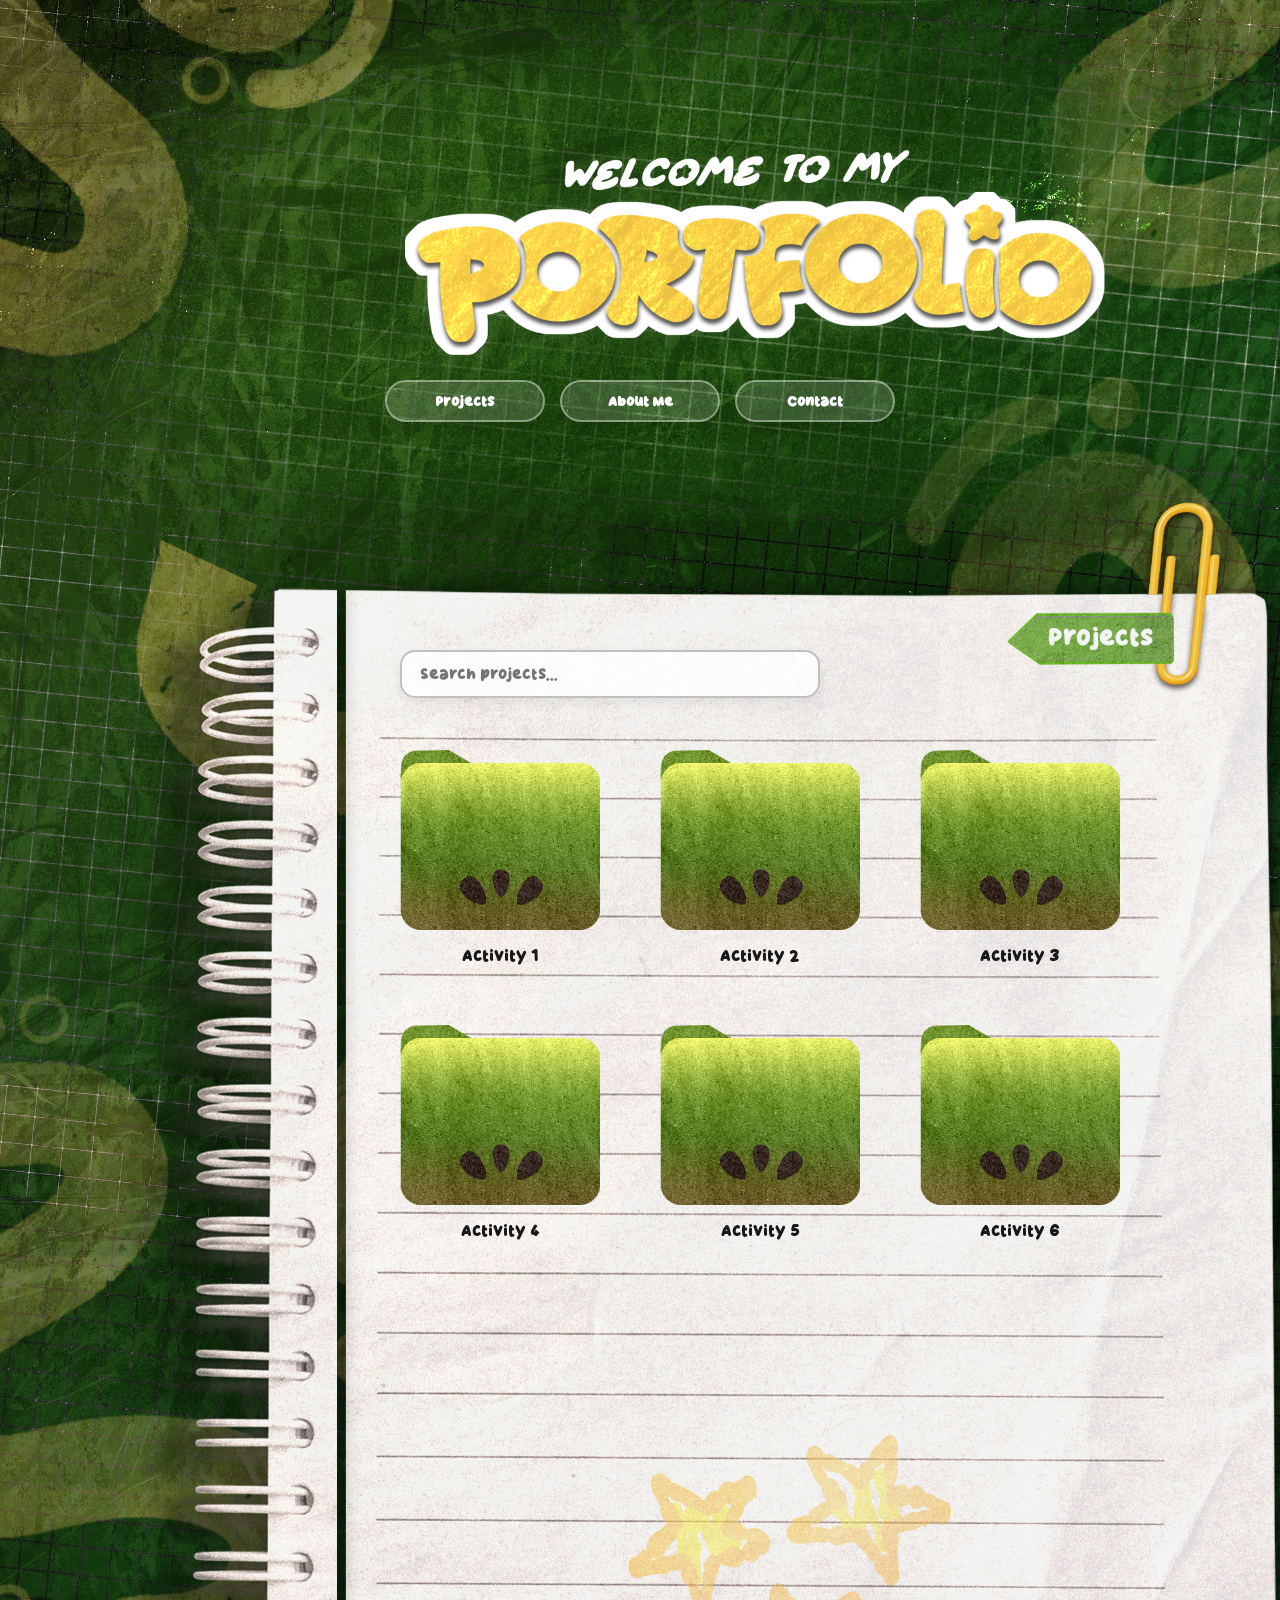
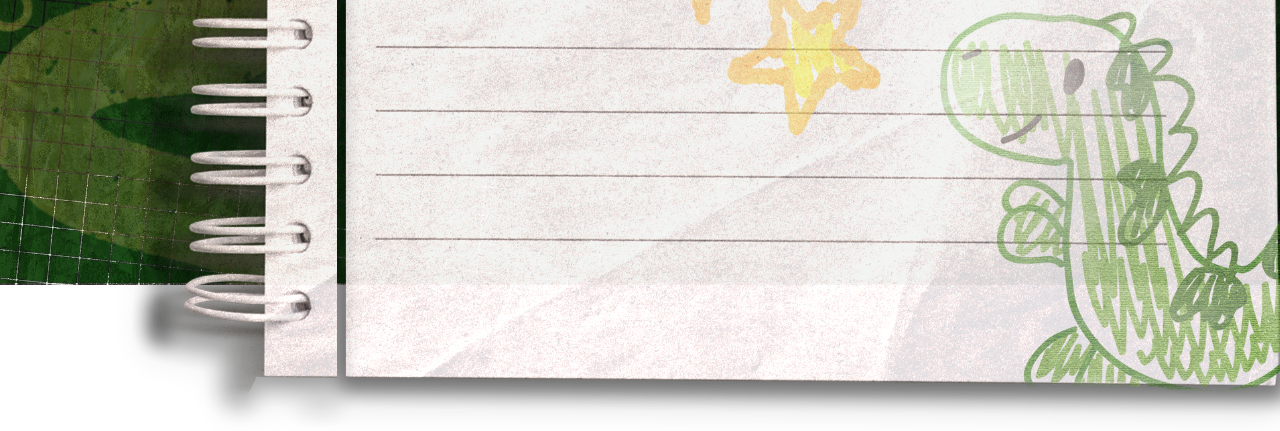
<file: index.html>
<!DOCTYPE html>
<html>
<head>
    <title>My Portfolio</title>
    <link rel="stylesheet" href="style.css">
</head>

<body>

    <img src="Images/testitle.png" alt="My Portfolio" class="my-portfolio-title">

    <img src="Images/notebook.png" alt="Notebook" class="notebook">


    <a href="#top" class="back-button" id="backButton">
        <img src="Images/back-button.png" alt="Back to top">
    </a>


    <div class="button-container" id="mainNav">

        <!--clickable na title-->
        <a href="index.html" class="nav-title">
            <img src="Images/testitle.png"
                 alt="My Portfolio"
                 class="portfolio-title-nav">
        </a>

        <div class="nav-buttons">

            <a href="#projects">Projects</a>

            <a href="about.html#about">About Me</a>

            <a href="about.html#contact">Contact</a>

        </div>

    </div>


    <div class="search-panel" id="projects">

        <input
             type="text"
        id="folderSearch"
        placeholder="Search projects..."
        autocomplete="off">

    </div>

    <div class="activities" id="projects-list">

        <!-- Activity 1 -->
        <div class="activity">

            <button
                class="folder-btn"
                type="button"
                aria-label="Open Activity 1"
                onclick="openEmptyMessage()">

                <img
                    class="closed-icon"
                    src="Images/Folder closed.png"
                    alt="Folder closed">

                <img
                    class="open-icon"
                    src="Images/Folder Open.png"
                    alt="Folder open">

            </button>

            <p>Activity 1</p>

        </div>


        <!-- Activity 2 -->
        <div class="activity">

            <button
                class="folder-btn"
                type="button"
                aria-label="Open Activity 2"
                onclick="openEmptyMessage()">

                <img
                    class="closed-icon"
                    src="Images/Folder closed.png"
                    alt="Folder closed">

                <img
                    class="open-icon"
                    src="Images/Folder Open.png"
                    alt="Folder open">

            </button>

            <p>Activity 2</p>

        </div>


        <!-- Activity 3 -->
        <div class="activity">

            <button
                class="folder-btn"
                type="button"
                aria-label="Open Activity 3"
                onclick="openEmptyMessage()">

                <img
                    class="closed-icon"
                    src="Images/Folder closed.png"
                    alt="Folder closed">

                <img
                    class="open-icon"
                    src="Images/Folder Open.png"
                    alt="Folder open">

            </button>

            <p>Activity 3</p>

        </div>


        <!-- Activity 4 -->
        <div class="activity">

            <button
                class="folder-btn"
                type="button"
                aria-label="Open Activity 4"
                onclick="openEmptyMessage()">

                <img
                    class="closed-icon"
                    src="Images/Folder closed.png"
                    alt="Folder closed">

                <img
                    class="open-icon"
                    src="Images/Folder Open.png"
                    alt="Folder open">

            </button>

            <p>Activity 4</p>

        </div>


        <!-- Activity 5 -->
        <div class="activity">

            <button
                class="folder-btn"
                type="button"
                aria-label="Open Activity 5"
                onclick="openEmptyMessage()">

                <img
                    class="closed-icon"
                    src="Images/Folder closed.png"
                    alt="Folder closed">

                <img
                    class="open-icon"
                    src="Images/Folder Open.png"
                    alt="Folder open">

            </button>

            <p>Activity 5</p>

        </div>


        <!-- Activity 6 -->
        <div class="activity">

            <button
                class="folder-btn"
                type="button"
                aria-label="Open Activity 6"
                onclick="openEmptyMessage()">

                <img
                    class="closed-icon"
                    src="Images/Folder closed.png"
                    alt="Folder closed">

                <img
                    class="open-icon"
                    src="Images/Folder Open.png"
                    alt="Folder open">

            </button>

            <p>Activity 6</p>

        </div>

    </div>



    <div class="about" id="about">

        

    </div>


    <div class="empty-message" id="emptyMessage">

        <div class="message-box">

            <p>Empty Folder!</p>

            <button id="closeMessage">
                OK
            </button>

        </div>

    </div>


    <script src="script.js"></script>

</body>
</html>
</file>
<file: style.css>
* {
    margin: 0;
    padding: 0;
    box-sizing: border-box;
    text-decoration: none;
    scroll-behavior: smooth;
    font-family: 'Crayon Kids';
    font-size: .8rem;
}

:root {
    --background-image: url('Images/testingbg.png');
}

body {
    background-image: url('Images/testingbg.png');
    background-size: 100% auto;
    background-repeat: no-repeat;
    background-position: top center;
    overflow-x: hidden;
}

@font-face {
    font-family: 'Crayon Kids';
    src: url('Fonts/Crayon%20Kids.otf') format('opentype');
}

@font-face {
    font-family: 'Lazy Dog';
    src: url('Fonts/LazyDog.ttf') format('truetype');
}


#projects {
    scroll-margin-top: 200px;
}

#about {
    scroll-margin-top: 390px;
}

#contact {
    scroll-margin-top: -100px;
}

.back-button {
    position: fixed;
    right: 720px;
    bottom: 40px;
    z-index: 1000;

    opacity: 0;
    visibility: hidden;

    transition: opacity 0.3s ease;
    filter: drop-shadow(0 0 3px rgba(0, 0, 0, 0.5));
}

.back-button.show {
    opacity: 1;
    visibility: visible;
    animation: taunt 4.5s ease-in-out infinite;
}

@keyframes taunt {
    0% {
        transform: translateY(0);
    }

    10% {
        transform: translateY(-12px);
    }

    20% {
        transform: translateY(0);
    }

    30% {
        transform: translateY(-12px);
    }

    40% {
        transform: translateY(0);
    }

    50% {
        transform: translateY(-12px);
    }

    60% {
        transform: translateY(0);
    }

    66.67% {
        transform: translateY(0);
    }

    100% {
        transform: translateY(0);
    }
}

.portfolio-title-nav {
    width: 130px;
    height: auto;

    border: none;
    outline: none;
    box-shadow: none;
    background: none;
    padding: 0;
    margin: 0;

    display: block;
}

.nav-title {
    display: none;

    border: none;
    outline: none;
    box-shadow: none;
    background: none;

    padding: 0;
    margin: 0;

    text-decoration: none;
    cursor: pointer;
}

.nav-title:hover {
    border: none;
    outline: none;
    box-shadow: none;
    background: none;
    transform: none;
}

.back-button img {
    width: 50px;
    height: auto;
    display: block;
}

.my-portfolio-title {
    position: absolute;
    left: 405px;
    top: 150px;
    width: 700px;
    display: block;
    overflow: hidden;

    filter: drop-shadow(0 0 10px rgba(255, 255, 255, 0.1));

    transition: filter 0.3s ease;
}

.my-portfolio-title:hover {
    filter: drop-shadow(0 0 30px rgba(255, 215, 120, 0.35));
}

@keyframes fadeDown {
    from {
        opacity: 0;
        transform: translateY(-15px);
    }

    to {
        opacity: 1;
        transform: translateY(0);
    }
}

.button-container {
    position: absolute;
    top: 380px;
    left: 0;
    width: 100%;

    display: flex;
    justify-content: center;
    align-items: center;

    z-index: 1000;
}

.nav-buttons {
    display: flex;
    align-items: center;
    gap: 1.2rem;
}

.button-container.scrolled .nav-title {
    display: block;
    font-size: 18px;
}

.button-container.scrolled {
    position: fixed;
    top: 0;
    left: 0;

    width: 100%;
    padding: 15px 0;

    background: linear-gradient(
        to bottom,
        rgba(5, 0, 0, 0.85),
        rgba(255, 255, 255, 0)
    );

    gap: 1.5rem;

    animation: fadeDown 0.5s ease;
}

.button-container.scrolled .nav-buttons {
    display: flex;
    flex-direction: row;
    gap: 1.5rem;
}

.nav-buttons a {
    display: inline-flex;
    align-items: center;
    justify-content: center;

    min-width: 160px;
    padding: 0.9rem 1.8rem;

    border-radius: 30px;

    background: rgba(255, 255, 255, 0.15);

    color: #fff;

    font-size: 1rem;
    font-weight: 600;

    border: 2px solid rgba(255, 255, 255, 0.4);

    box-shadow: 0 8px 20px rgba(0, 0, 0, 0.15);

    transition: 0.3s ease;
}

.nav-buttons a:hover {
    transform: translateY(-2px);
    background: rgba(255, 255, 255, 0.25);
}

.notebook {
    position: absolute;
    left: 130px;
    top: 500px;

    width: 1200px;
    height: auto;

    display: block;
    opacity: 0.95;

    filter: drop-shadow(0 8px 18px rgba(0, 0, 0, 0.25));
}

.search-panel {
    position: absolute;
    left: 400px;
    top: 650px;
    width: 420px;
    z-index: 10;
}

#folderSearch {
    width: 100%;
    height: 48px;
    padding: 12px 18px;
    border: 2px solid rgba(80, 80, 80, 0.35);
    border-radius: 15px;
    background: rgba(255, 255, 255, 0.8);
    box-shadow: 0 4px 12px rgba(0, 0, 0, 0.08);
    font-size: 1.1rem;
    color: #1d1d1d;
}

#folderSearch:focus {
    outline: 3px solid rgba(34, 111, 52, 0.18);
    border-color: rgba(34, 111, 52, 0.7);
}

.activities {
    display: grid;
    grid-template-columns: repeat(3, 200px);
    gap: 60px;

    position: absolute;
    left: 400px;
    top: 750px;
}

.activity {
    width: 200px;
    text-align: center;
    transition: opacity 0.2s ease, transform 0.2s ease;
}

.activity.hidden {
    display: none;
}

.folder-btn {
    position: relative;

    width: 200px;
    height: 180px;

    background: transparent;
    border: none;
    padding: 0;

    cursor: pointer;
}

.activity p {
    margin-top: 15px;

    color: rgb(24, 24, 24);
    font-size: 15px;
}

.folder-btn img {
    position: absolute;
    inset: 0;

    width: 100%;
    height: 100%;

    transition:
        opacity 0.25s ease,
        transform 0.25s ease;

    pointer-events: none;
}

.folder-btn .closed-icon {
    opacity: 1;
}

.folder-btn .open-icon {
    opacity: 0;
}

.folder-btn:hover {
    transform: translateY(-1px);
}

.folder-btn:hover .closed-icon {
    opacity: 0;
}

.folder-btn:hover .open-icon {
    opacity: 1;
}

.folder-btn:focus-visible {
    outline: 2px solid rgba(255, 255, 255, 0.7);
    outline-offset: 10px;
    border-radius: 12px;
}

.empty-message {
    position: fixed;
    inset: 0;

    display: none;
    justify-content: center;
    align-items: center;

    z-index: 2000;
}

.empty-message.show {
    display: flex;
}

.message-box {
    background: white;

    padding: 30px 40px;

    border-radius: 20px;

    text-align: center;

    filter: drop-shadow(0 0 10px rgba(0, 0, 0, 0.5));

    color: black;
}

.message-box p {
    margin-bottom: 20px;
    font-size: 20px;
}

.message-box button {
    padding: 8px 25px;

    border: none;
    border-radius: 10px;

    cursor: pointer;

    background: #016d01;
    color: white;
}

.about {
    margin-top: 900px;
    width: 100%;
    text-align: center;
}

.contact {
    position: relative;
    display: block;
    margin-top: 300px;
    width: 100%;
    min-height: 500px;
    text-align: center;
    padding: 50px 20px 80px;
}
.contact-form {
    --form-width: 520px;
    --input-height: 51px;
    --textarea-height: 150px;
    --field-radius: 30px;
    --field-border: 2px solid rgba(4, 65, 12, 0.395);
    --field-bg: rgba(255, 255, 255, 0.9);
    --button-bg: #12791b;
    --button-hover: #084c0b;


    width: min(var(--form-width), 90vw);
    margin: 25px auto 0;
    display: flex;
    flex-direction: column;
    gap: 12px;
    text-align: left;
    padding: 24px 22px;
    border-radius: 18px;
    position: absolute;
    left: 410px;
    top: 295px;
    

}

.contact-form label {
    font-size: 1rem;
    font-weight: 700;
    color: #1a1a1a;
}

.contact-form input,
.contact-form textarea {
    width: 100%;
    border: var(--field-border);
    border-radius: var(--field-radius);
    background: var(--field-bg);
    padding: 14px 17px;
    font-size: 1rem;
    color: #222;
    resize: none;
    box-shadow: inset 0 1px 3px rgba(0, 0, 0, 0.05);
}

.contact-form input {
    height: var(--input-height);
    border-radius: 15px;
    font-family: "lazy dog", sans-serif;
    font-size: 1.5rem;
}

.contact-form textarea {
    min-height: var(--textarea-height);
    height: var(--textarea-height);
    border-radius: 15px;
    font-family: "lazy dog", sans-serif;
    font-size: 1.5rem;
}

.contact-form input:focus,
.contact-form textarea:focus {
    outline: 3px solid rgba(15, 93, 134, 0.18);
    border-color: rgba(100, 134, 15, 0.7);
}

.send-btn {
    align-self: flex-start;
    margin-top: 10px;
    padding: 12px 24px;
    border: none;
    border-radius: 999px;
    background: var(--button-bg);
    color: white;
    font-weight: 700;
    font-size: 1rem;
    cursor: pointer;
    transition: background 0.2s ease, transform 0.2s ease;
}

.send-btn:hover {
    background: var(--button-hover);
    transform: translateY(-1px);
}

#greetings {
    text-align: justify;
    color: rgb(19, 121, 14);
    font-size: 40px;
    position: absolute;
    left: 800px;
    top: 690px;
    font-family: 'Crayon Kids';
}

#welcome-text {
    text-align: left;
    color: rgb(48, 48, 48);
    font-size: 25px;
    position: absolute;
    left: 800px;
    top: 750px;
    margin-right: 300px;
    font-family: 'lazy dog';
    line-height: 1.1;
}

.star {
    position: absolute;
    left: 1130px;
    top: 1030px;
    width: 180px;
    height: auto;
    transition: transform 0.8s ease;
}

.star:hover {
        transform: rotate(360deg);
}
</file>
